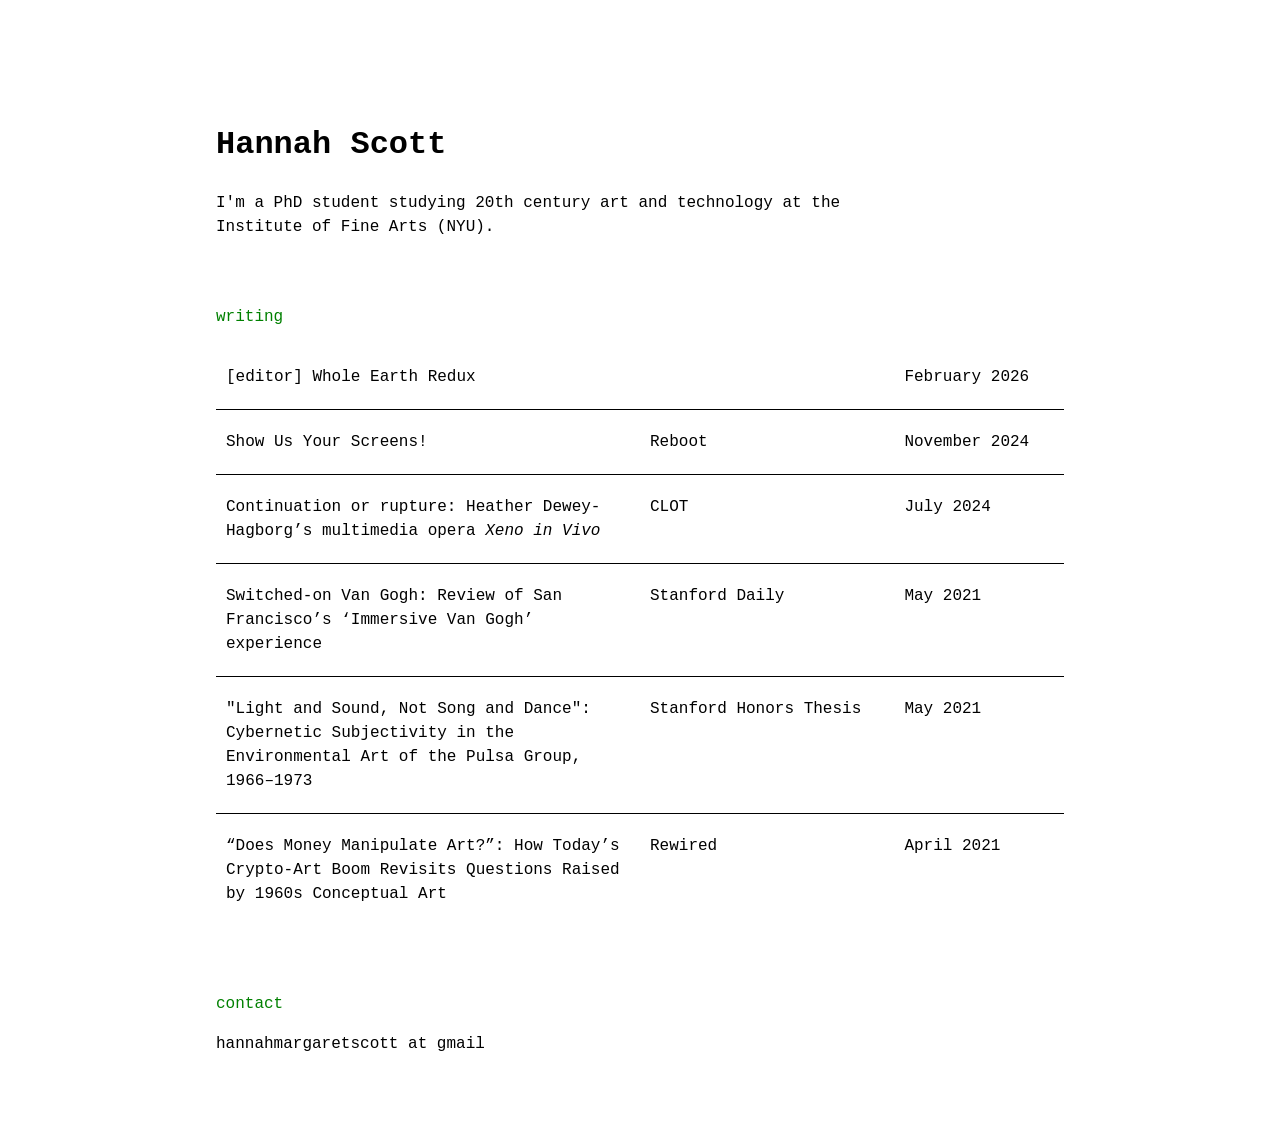
<file: index.html>
<!DOCTYPE html>
<html lang="en">
  <head>
    <meta charset="utf-8" />
    <meta name="viewport" content="width=device-width, initial-scale=1" />
    <link
      rel="icon"
      href="data:image/svg+xml,<svg xmlns='http://www.w3.org/2000/svg' viewBox='0 0 100 100'><text y='.9em' font-size='90'>🪱</text></svg>"
    />

    <title>Hannah Scott</title>

    <!-- import the webpage's stylesheet -->
    <link rel="stylesheet" href="/style.css" />

    <!-- import the webpage's javascript file -->
    <script src="/script.js" defer></script>
  </head>
  <body>
    <!-- this is the start of content -->
    <h1>Hannah Scott</h1>
    <p>I'm a PhD student studying 20th century art and technology at the Institute of Fine Arts (NYU).</p>

    <p id="one">writing</p>
    <!--<p>[Opinion] <a href="https://stanfordrewired.com/post/crypto-art-1960s-conceptual-art">“Does Money Manipulate Art?”: How Today’s Crypto-Art Boom Revisits Questions Raised by 1960s Conceptual Art</a> Rewired, April 2021</p>
    <p>[Review] <a href="https://stanforddaily.com/2021/05/20/switched-on-van-gogh-review-of-san-franciscos-immersive-van-gogh-experience/">Switched-on Van Gogh: Review of San Francisco’s ‘Immersive Van Gogh’ experience</a> Stanford Daily, May 2021</p>
    <p>[Thesis] <a href="https://purl.stanford.edu/yf322sc9397">"Light and Sound, Not Song and Dance": Cybernetic Subjectivity in the Environmental Art of the Pulsa Group, 1966–1973</a>, May 2021</p>
    -->
    <table class="portfolio-table">
      <colgroup>
        <col class="col-title">
        <col class="col-publication">
        <col class="col-date">
      </colgroup>
      <!--<thead>
        <tr>
          <th>title</th>
          <th>place</th>
          <th>date</th>
        </tr>
      </thead>-->
      <tbody>
        <tr>
          <td colspan="3">
            <a href="https://redux.wholeearth.info/" class="row-link">
              <span class="col-title">[editor] Whole Earth Redux</span>
              <span class="col-publication"> </span>
              <span class="col-date">February 2026</span>
            </a>
          </td>
        </tr>
        <tr>
          <td colspan="3">
            <a href="https://joinreboot.org/p/algoraves" class="row-link">
              <span class="col-title">Show Us Your Screens!</span>
              <span class="col-publication">Reboot</span>
              <span class="col-date">November 2024</span>
            </a>
          </td>
        </tr>
        <tr>
          <td colspan="3">
            <a href="https://clotmag.com/oped/continuation-or-rupture-heather-dewey-hagborgs-multimedia-opera-xeno-in-vivo" class="row-link">
              <span class="col-title">Continuation or rupture: Heather Dewey-Hagborg’s multimedia opera <i>Xeno in Vivo</i></span>
              <span class="col-publication">CLOT</span>
              <span class="col-date">July 2024</span>
            </a>
          </td>
        </tr>
        <tr>
          <td colspan="3">
            <a href="https://stanforddaily.com/2021/05/20/switched-on-van-gogh-review-of-san-franciscos-immersive-van-gogh-experience/" class="row-link">
              <span class="col-title">Switched-on Van Gogh: Review of San Francisco’s ‘Immersive Van Gogh’ experience</span>
              <span class="col-publication">Stanford Daily</span>
              <span class="col-date">May 2021</span>
            </a>
          </td>
        </tr>
        <tr>
          <td colspan="3">
            <a href="https://purl.stanford.edu/yf322sc9397" class="row-link">
              <span class="col-title">"Light and Sound, Not Song and Dance": Cybernetic Subjectivity in the Environmental Art of the Pulsa Group, 1966–1973</span>
              <span class="col-publication">Stanford Honors Thesis</span>
              <span class="col-date">May 2021</span>
            </a>
          </td>
        </tr>
        <tr>
          <td colspan="3">
            <a href="https://stanfordrewired.com/post/crypto-art-1960s-conceptual-art" class="row-link">
              <span class="col-title">“Does Money Manipulate Art?”: How Today’s Crypto-Art Boom Revisits Questions Raised by 1960s Conceptual Art</span>
              <span class="col-publication">Rewired</span>
              <span class="col-date">April 2021</span>
            </a>
          </td>
        </tr>
        <!-- Add more rows as needed -->
      </tbody>
    </table>
    
    <!--<p id="one">
      <a id="two" href="https://docs.google.com/document/d/1CJ6EUKIhQBqaQtzKt5V0CgSS2tPJG0DWq37gapS0SoA/edit">CV here</a>
    </p>-->
    <p id="one">
      contact
    </p>
    <p>
      hannahmargaretscott at gmail
    </p>
    <br></br>
  </body>
</html>
</file>
<file: style.css>
/* a minimalist set of CSS resets */

/* default to border-box */
html {
  box-sizing: border-box;
  font-size: 16px;
}

*, *:before, *:after {
  box-sizing: inherit;
}

/* adjust typography defaults */
body {
  margin: 1rem;
  font-family: sans-serif;
  line-height: 1.5;
}

h1 {
    font-family: "Gentium Book Basic", Courier New;
    padding-top: 50px;
    padding-left: 0;
    margin-left: 0;
}

p {
    font-family: "Gentium Book Basic", Courier New;
    padding-left: 0;
    padding-right: 0;
    margin-left: 0;
    margin-right: 0;
}

#one {
    padding-top: 50px;
    padding-bottom: 0px;
    padding-right: 0;
    color: green;
}

#two {
  color: green;
}

p.blocktext {
    margin-left: auto;
    margin-right: auto;
    width: 8em
}

a {
  color: black;
}

video {
    padding-left: 0;
}

/* images and videos max out at full width */
img,
video {
  height: auto;
  max-width: 100%;
}

.portfolio-table {
  width: 100%;
  border-collapse: collapse;
  margin-left: 0; 
  margin-right: 0;
  table-layout: fixed;
}

.col-title { width: 50%; }
.col-publication { width: 30%; }
.col-date { width: 20%; }

.portfolio-table th,
.portfolio-table td {
  padding: 10px 0;
  text-align: left;
}

.portfolio-table thead th {
  font-weight: normal;
  background-color: white;
  font-family: "Gentium Book Basic", Courier New;
}

.portfolio-table tbody tr {
  border-bottom: 1px solid black;
  font-family: "Gentium Book Basic", Courier New;
}

.portfolio-table tbody tr:last-child {
  border-bottom: none;
}

.row-link {
  display: flex;
  text-decoration: none;
  color: inherit;
}

.row-link:hover {
  background-color: #fff4a1;
}

.row-link span {
  padding: 10px;
  overflow: hidden;
  text-overflow: ellipsis;
}

.row-link .col-title {
  white-space: normal;
  word-wrap: break-word;
  overflow: visible;
}

.row-link .col-publication,
.row-link .col-date {
  white-space: nowrap;
  overflow: hidden;
  text-overflow: ellipsis;
}

.row-link .col-publication {
  position: relative;
}

.row-link .col-publication::before {
  content: '';
  position: absolute;
  left: 0;
  top: 10%;
  height: 80%;
  width: 1px;
  background-color: white;
  opacity: .1;
}

/* Desktop styles */
@media (min-width: 768px) {
  body {
    max-width: none;
    padding: 0;
  }
  
  h1 {
    padding-top: 100px;
    padding-left: 200px;
  }

  p {
    padding-left: 200px;
    padding-right: 400px;
  }

  #one {
    padding-right: 700px;
  }

  video {
    padding-left: 200px;
  }

  .portfolio-table {
    width: calc(100% - 400px);
    margin-left: 200px; 
    margin-right: 200px;
    max-width: none;
  }
}

/* Mobile styles */
@media (max-width: 767px) {
  body {
    padding: 1rem;
  }
  
  h1 {
    padding-top: 30px;
    font-size: 1.8rem;
  }

  p {
    padding-left: 0;
    padding-right: 0;
  }

  #one {
    padding-right: 0;
    padding-top: 30px;
  }

  .portfolio-table {
    font-size: 0.9rem;
  }
  
  .col-title { width: 60%; }
  .col-publication { width: 25%; }
  .col-date { width: 15%; }
  
  .row-link span {
    padding: 8px 4px;
  }
  
  .row-link .col-date {
    font-size: 0.8rem;
  }
}

/* Very small screens */
@media (max-width: 480px) {
  .portfolio-table {
    font-size: 0.8rem;
  }
  
  .col-title { width: 65%; }
  .col-publication { width: 20%; }
  .col-date { width: 15%; }
  
  .row-link span {
    padding: 6px 2px;
  }
  
  .row-link .col-publication,
  .row-link .col-date {
    font-size: 0.75rem;
  }
}
</file>
